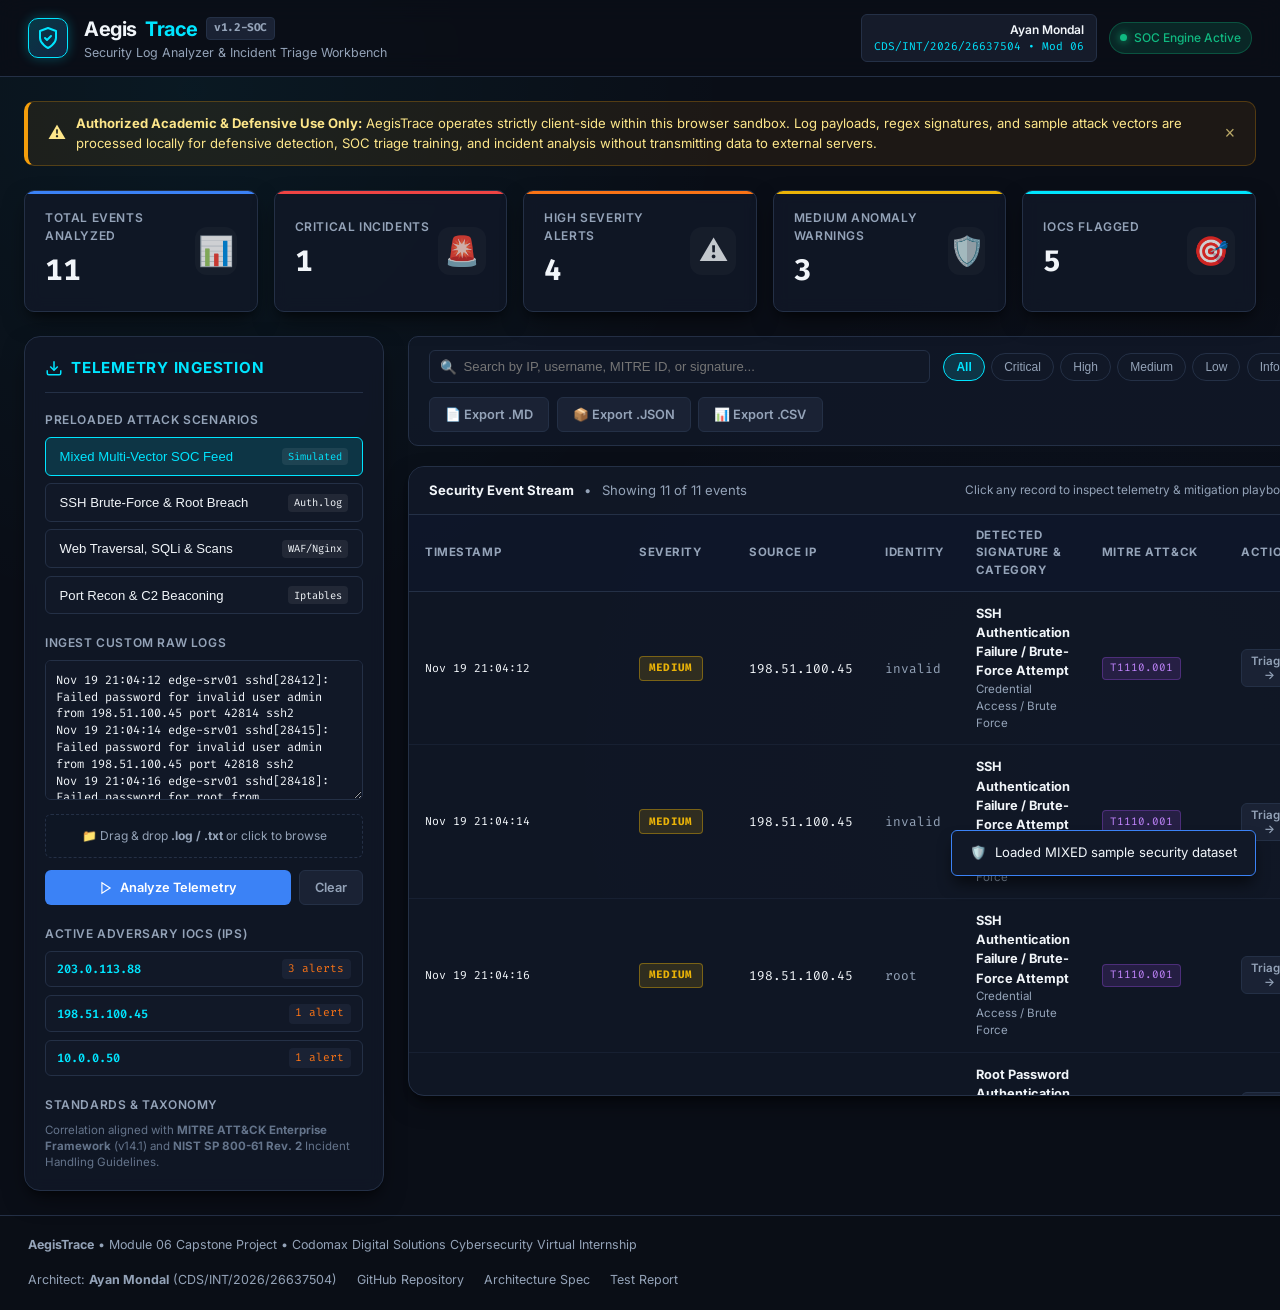
<file: index.html>
<!DOCTYPE html>
<html lang="en">
<head>
  <meta charset="UTF-8">
  <meta http-equiv="refresh" content="0; url=web/index.html">
  <meta name="viewport" content="width=device-width, initial-scale=1.0">
  <title>AegisTrace — Launching Workbench...</title>
  <style>
    body {
      background-color: #0a0e17;
      color: #00e5ff;
      font-family: -apple-system, BlinkMacSystemFont, 'Segoe UI', Roboto, sans-serif;
      display: flex;
      flex-direction: column;
      align-items: center;
      justify-content: center;
      min-height: 100vh;
      margin: 0;
      text-align: center;
    }
    .spinner {
      width: 48px;
      height: 48px;
      border: 3px solid rgba(0, 229, 255, 0.2);
      border-top-color: #00e5ff;
      border-radius: 50%;
      animation: spin 1s infinite linear;
      margin-bottom: 1.5rem;
    }
    @keyframes spin {
      to { transform: rotate(360deg); }
    }
    a {
      color: #3b82f6;
      text-decoration: none;
      font-weight: 600;
      margin-top: 1rem;
    }
  </style>
</head>
<body>
  <div class="spinner"></div>
  <h2>Initializing AegisTrace Security Workbench...</h2>
  <p style="color: #94a3b8; font-size: 0.9rem;">Redirecting to SecOps Dashboard...</p>
  <a href="web/index.html">Click here if you are not redirected automatically</a>
  <script>
    window.location.replace("web/index.html");
  </script>
</body>
</html>
</file>
<file: web/styles.css>
/* AegisTrace - Modern Dark Theme SecOps Styling */
:root {
  --bg-primary: #0a0e17;
  --bg-secondary: #111827;
  --bg-tertiary: #1a2234;
  --bg-card: rgba(17, 24, 39, 0.85);
  --bg-card-hover: rgba(26, 34, 52, 0.95);
  --border-color: #243046;
  --border-highlight: #3b82f6;
  
  --text-main: #f1f5f9;
  --text-muted: #94a3b8;
  --text-dim: #64748b;
  
  --accent-cyan: #00e5ff;
  --accent-cyan-dim: rgba(0, 229, 255, 0.15);
  --accent-blue: #3b82f6;
  --accent-purple: #a855f7;
  
  --severity-critical: #ef4444;
  --severity-critical-bg: rgba(239, 68, 68, 0.15);
  --severity-high: #f97316;
  --severity-high-bg: rgba(249, 115, 22, 0.15);
  --severity-medium: #eab308;
  --severity-medium-bg: rgba(234, 179, 8, 0.15);
  --severity-low: #3b82f6;
  --severity-low-bg: rgba(59, 130, 246, 0.15);
  --severity-info: #10b981;
  --severity-info-bg: rgba(16, 185, 129, 0.15);

  --font-sans: 'Inter', -apple-system, BlinkMacSystemFont, 'Segoe UI', Roboto, sans-serif;
  --font-mono: 'JetBrains Mono', 'Fira Code', Menlo, Monaco, Consolas, monospace;
  
  --radius-sm: 6px;
  --radius-md: 10px;
  --radius-lg: 16px;
  --shadow-glow: 0 0 20px rgba(0, 229, 255, 0.12);
  --shadow-card: 0 10px 25px -5px rgba(0, 0, 0, 0.5), 0 8px 10px -6px rgba(0, 0, 0, 0.5);
  --transition-fast: 0.2s ease;
}

* {
  box-sizing: border-box;
  margin: 0;
  padding: 0;
}

body {
  background-color: var(--bg-primary);
  color: var(--text-main);
  font-family: var(--font-sans);
  line-height: 1.5;
  min-height: 100vh;
  display: flex;
  flex-direction: column;
  background-image: 
    radial-gradient(circle at 15% 10%, rgba(0, 229, 255, 0.05) 0%, transparent 40%),
    radial-gradient(circle at 85% 85%, rgba(59, 130, 246, 0.04) 0%, transparent 40%);
  background-attachment: fixed;
}

/* Header & Top Bar */
.top-header {
  background: rgba(10, 14, 23, 0.9);
  backdrop-filter: blur(12px);
  border-bottom: 1px solid var(--border-color);
  padding: 0.85rem 1.75rem;
  position: sticky;
  top: 0;
  z-index: 50;
  display: flex;
  justify-content: space-between;
  align-items: center;
}

.brand-wrapper {
  display: flex;
  align-items: center;
  gap: 1rem;
}

.brand-logo {
  display: flex;
  align-items: center;
  justify-content: center;
  width: 40px;
  height: 40px;
  background: linear-gradient(135deg, rgba(0, 229, 255, 0.2), rgba(59, 130, 246, 0.2));
  border: 1px solid var(--accent-cyan);
  border-radius: var(--radius-md);
  color: var(--accent-cyan);
  box-shadow: 0 0 12px rgba(0, 229, 255, 0.3);
}

.brand-info h1 {
  font-size: 1.25rem;
  font-weight: 700;
  letter-spacing: -0.02em;
  display: flex;
  align-items: center;
  gap: 0.5rem;
}

.brand-info h1 span.highlight {
  color: var(--accent-cyan);
}

.badge-version {
  font-size: 0.7rem;
  font-family: var(--font-mono);
  background: var(--bg-tertiary);
  color: var(--text-muted);
  padding: 0.15rem 0.45rem;
  border-radius: 4px;
  border: 1px solid var(--border-color);
}

.brand-subtitle {
  font-size: 0.78rem;
  color: var(--text-muted);
}

.header-badges {
  display: flex;
  align-items: center;
  gap: 0.75rem;
}

.intern-badge {
  display: flex;
  flex-direction: column;
  align-items: flex-end;
  font-size: 0.75rem;
  background: rgba(26, 34, 52, 0.7);
  border: 1px solid var(--border-color);
  padding: 0.35rem 0.75rem;
  border-radius: var(--radius-sm);
}

.intern-badge .intern-name {
  color: var(--text-main);
  font-weight: 600;
}

.intern-badge .intern-meta {
  color: var(--accent-cyan);
  font-family: var(--font-mono);
  font-size: 0.7rem;
}

.status-indicator {
  display: inline-flex;
  align-items: center;
  gap: 0.4rem;
  font-size: 0.75rem;
  color: var(--severity-info);
  background: var(--severity-info-bg);
  padding: 0.35rem 0.65rem;
  border-radius: 9999px;
  font-weight: 500;
  border: 1px solid rgba(16, 185, 129, 0.3);
}

.pulse-dot {
  width: 7px;
  height: 7px;
  background: var(--severity-info);
  border-radius: 50%;
  box-shadow: 0 0 8px var(--severity-info);
  animation: pulse 2s infinite;
}

@keyframes pulse {
  0%, 100% { opacity: 1; transform: scale(1); }
  50% { opacity: 0.4; transform: scale(0.85); }
}

/* Layout container */
.container {
  max-width: 1600px;
  width: 100%;
  margin: 0 auto;
  padding: 1.5rem;
  display: flex;
  flex-direction: column;
  gap: 1.5rem;
  flex: 1;
}

/* Banner / Disclaimer */
.disclaimer-banner {
  background: rgba(245, 158, 11, 0.08);
  border: 1px solid rgba(245, 158, 11, 0.25);
  border-left: 4px solid #f59e0b;
  border-radius: var(--radius-md);
  padding: 0.75rem 1.25rem;
  display: flex;
  align-items: center;
  justify-content: space-between;
  gap: 1rem;
  font-size: 0.82rem;
  color: #fde68a;
}

.disclaimer-banner .disclaimer-text {
  display: flex;
  align-items: center;
  gap: 0.6rem;
}

.disclaimer-banner .close-disclaimer {
  background: none;
  border: none;
  color: #fde68a;
  cursor: pointer;
  font-size: 1.1rem;
  opacity: 0.7;
  transition: opacity var(--transition-fast);
}

.disclaimer-banner .close-disclaimer:hover {
  opacity: 1;
}

/* Key Metrics Cards */
.metrics-grid {
  display: grid;
  grid-template-columns: repeat(auto-fit, minmax(210px, 1fr));
  gap: 1rem;
}

.metric-card {
  background: var(--bg-card);
  backdrop-filter: blur(8px);
  border: 1px solid var(--border-color);
  border-radius: var(--radius-md);
  padding: 1.1rem 1.25rem;
  display: flex;
  align-items: center;
  justify-content: space-between;
  box-shadow: var(--shadow-card);
  position: relative;
  overflow: hidden;
  transition: transform var(--transition-fast), border-color var(--transition-fast);
}

.metric-card:hover {
  transform: translateY(-2px);
  border-color: var(--border-highlight);
}

.metric-card::before {
  content: '';
  position: absolute;
  top: 0;
  left: 0;
  right: 0;
  height: 3px;
  background: var(--accent-blue);
}

.metric-card.critical::before { background: var(--severity-critical); }
.metric-card.high::before { background: var(--severity-high); }
.metric-card.medium::before { background: var(--severity-medium); }
.metric-card.iocs::before { background: var(--accent-cyan); }
.metric-card.clean::before { background: var(--severity-info); }

.metric-content {
  display: flex;
  flex-direction: column;
}

.metric-label {
  font-size: 0.75rem;
  text-transform: uppercase;
  letter-spacing: 0.05em;
  color: var(--text-muted);
  font-weight: 600;
}

.metric-value {
  font-size: 1.85rem;
  font-weight: 800;
  font-family: var(--font-mono);
  color: var(--text-main);
  margin-top: 0.25rem;
}

.metric-icon {
  font-size: 1.8rem;
  opacity: 0.8;
  display: flex;
  align-items: center;
  justify-content: center;
  width: 48px;
  height: 48px;
  border-radius: 12px;
  background: rgba(255, 255, 255, 0.04);
}

/* Main Grid Layout */
.workbench-grid {
  display: grid;
  grid-template-columns: 360px 1fr;
  gap: 1.5rem;
  align-items: start;
}

@media (max-width: 1100px) {
  .workbench-grid {
    grid-template-columns: 1fr;
  }
}

/* Control Panel */
.panel {
  background: var(--bg-card);
  backdrop-filter: blur(8px);
  border: 1px solid var(--border-color);
  border-radius: var(--radius-lg);
  padding: 1.25rem;
  box-shadow: var(--shadow-card);
}

.panel-header {
  display: flex;
  align-items: center;
  justify-content: space-between;
  margin-bottom: 1.15rem;
  padding-bottom: 0.75rem;
  border-bottom: 1px solid var(--border-color);
}

.panel-header h2 {
  font-size: 0.95rem;
  font-weight: 700;
  text-transform: uppercase;
  letter-spacing: 0.05em;
  display: flex;
  align-items: center;
  gap: 0.5rem;
  color: var(--accent-cyan);
}

.panel-section {
  margin-bottom: 1.25rem;
}

.section-title {
  font-size: 0.75rem;
  font-weight: 600;
  color: var(--text-muted);
  text-transform: uppercase;
  letter-spacing: 0.05em;
  margin-bottom: 0.5rem;
  display: flex;
  justify-content: space-between;
  align-items: center;
}

/* Preset Buttons */
.preset-buttons {
  display: flex;
  flex-direction: column;
  gap: 0.45rem;
}

.btn-preset {
  background: var(--bg-secondary);
  border: 1px solid var(--border-color);
  color: var(--text-main);
  padding: 0.6rem 0.85rem;
  border-radius: var(--radius-sm);
  font-size: 0.82rem;
  cursor: pointer;
  display: flex;
  align-items: center;
  justify-content: space-between;
  transition: all var(--transition-fast);
  text-align: left;
}

.btn-preset:hover {
  background: var(--bg-tertiary);
  border-color: var(--accent-cyan);
  color: var(--accent-cyan);
}

.btn-preset.active {
  border-color: var(--accent-cyan);
  background: var(--accent-cyan-dim);
  color: var(--accent-cyan);
}

.btn-preset span.tag {
  font-size: 0.65rem;
  font-family: var(--font-mono);
  padding: 0.15rem 0.4rem;
  background: rgba(255, 255, 255, 0.07);
  border-radius: 4px;
}

/* Ingestion Area */
.log-input-area {
  position: relative;
  margin-top: 0.5rem;
}

textarea.log-textarea {
  width: 100%;
  height: 140px;
  background: var(--bg-secondary);
  border: 1px solid var(--border-color);
  border-radius: var(--radius-sm);
  color: var(--text-main);
  font-family: var(--font-mono);
  font-size: 0.75rem;
  padding: 0.65rem;
  resize: vertical;
  line-height: 1.4;
  outline: none;
  transition: border-color var(--transition-fast);
}

textarea.log-textarea:focus {
  border-color: var(--accent-cyan);
  box-shadow: 0 0 0 2px rgba(0, 229, 255, 0.15);
}

.upload-dropzone {
  border: 1px dashed var(--border-color);
  border-radius: var(--radius-sm);
  padding: 0.75rem;
  text-align: center;
  margin-top: 0.5rem;
  background: rgba(17, 24, 39, 0.4);
  cursor: pointer;
  transition: all var(--transition-fast);
}

.upload-dropzone:hover {
  border-color: var(--accent-cyan);
  background: var(--accent-cyan-dim);
}

.upload-dropzone p {
  font-size: 0.75rem;
  color: var(--text-muted);
}

.action-buttons {
  display: flex;
  gap: 0.5rem;
  margin-top: 0.75rem;
}

.btn {
  font-family: var(--font-sans);
  font-size: 0.8rem;
  font-weight: 600;
  padding: 0.55rem 0.95rem;
  border-radius: var(--radius-sm);
  border: 1px solid transparent;
  cursor: pointer;
  display: inline-flex;
  align-items: center;
  justify-content: center;
  gap: 0.45rem;
  transition: all var(--transition-fast);
}

.btn-primary {
  background: var(--accent-blue);
  color: #fff;
  flex: 1;
}

.btn-primary:hover {
  background: #2563eb;
  box-shadow: 0 0 12px rgba(37, 99, 235, 0.4);
}

.btn-secondary {
  background: var(--bg-tertiary);
  border-color: var(--border-color);
  color: var(--text-muted);
}

.btn-secondary:hover {
  color: var(--text-main);
  border-color: var(--text-dim);
}

.btn-accent {
  background: linear-gradient(135deg, #06b6d4, #3b82f6);
  color: #fff;
}

.btn-accent:hover {
  opacity: 0.92;
  box-shadow: 0 0 15px rgba(6, 182, 212, 0.4);
}

/* Quick Stats in Left Panel */
.ioc-card-list {
  display: flex;
  flex-direction: column;
  gap: 0.5rem;
  max-height: 220px;
  overflow-y: auto;
}

.ioc-pill-item {
  display: flex;
  align-items: center;
  justify-content: space-between;
  background: var(--bg-secondary);
  border: 1px solid var(--border-color);
  padding: 0.45rem 0.7rem;
  border-radius: var(--radius-sm);
  font-size: 0.75rem;
}

.ioc-pill-item .ip {
  font-family: var(--font-mono);
  color: var(--accent-cyan);
  font-weight: 600;
}

.ioc-pill-item .hits {
  background: var(--bg-tertiary);
  padding: 0.1rem 0.4rem;
  border-radius: 4px;
  font-family: var(--font-mono);
  font-size: 0.7rem;
  color: var(--severity-high);
}

/* Triage Main Section */
.triage-section {
  display: flex;
  flex-direction: column;
  gap: 1.25rem;
}

/* Filter toolbar */
.filter-bar {
  background: var(--bg-card);
  border: 1px solid var(--border-color);
  border-radius: var(--radius-md);
  padding: 0.85rem 1.25rem;
  display: flex;
  flex-wrap: wrap;
  gap: 0.85rem;
  align-items: center;
  justify-content: space-between;
}

.search-input-wrapper {
  flex: 1;
  min-width: 240px;
  position: relative;
}

.search-input-wrapper input {
  width: 100%;
  background: var(--bg-secondary);
  border: 1px solid var(--border-color);
  border-radius: var(--radius-sm);
  padding: 0.5rem 0.75rem 0.5rem 2.1rem;
  font-size: 0.82rem;
  color: var(--text-main);
  outline: none;
  transition: border-color var(--transition-fast);
}

.search-input-wrapper input:focus {
  border-color: var(--accent-cyan);
}

.search-icon {
  position: absolute;
  left: 0.7rem;
  top: 50%;
  transform: translateY(-50%);
  color: var(--text-dim);
  font-size: 0.85rem;
}

.filter-group {
  display: flex;
  align-items: center;
  gap: 0.4rem;
  flex-wrap: wrap;
}

.filter-chip {
  background: var(--bg-secondary);
  border: 1px solid var(--border-color);
  color: var(--text-muted);
  font-size: 0.75rem;
  padding: 0.35rem 0.75rem;
  border-radius: 9999px;
  cursor: pointer;
  transition: all var(--transition-fast);
}

.filter-chip:hover {
  background: var(--bg-tertiary);
  color: var(--text-main);
}

.filter-chip.active {
  background: var(--accent-cyan-dim);
  border-color: var(--accent-cyan);
  color: var(--accent-cyan);
  font-weight: 600;
}

.export-group {
  display: flex;
  align-items: center;
  gap: 0.45rem;
}

/* Table Area */
.table-container {
  background: var(--bg-card);
  border: 1px solid var(--border-color);
  border-radius: var(--radius-lg);
  overflow: hidden;
  box-shadow: var(--shadow-card);
}

.table-header-meta {
  padding: 0.85rem 1.25rem;
  background: rgba(17, 24, 39, 0.6);
  border-bottom: 1px solid var(--border-color);
  display: flex;
  align-items: center;
  justify-content: space-between;
  font-size: 0.82rem;
  color: var(--text-muted);
}

.table-responsive {
  overflow-x: auto;
  max-height: 580px;
}

table.events-table {
  width: 100%;
  border-collapse: collapse;
  font-size: 0.8rem;
  text-align: left;
}

table.events-table th {
  background: rgba(15, 23, 42, 0.95);
  color: var(--text-muted);
  font-size: 0.72rem;
  font-weight: 700;
  text-transform: uppercase;
  letter-spacing: 0.05em;
  padding: 0.75rem 1rem;
  border-bottom: 1px solid var(--border-color);
  position: sticky;
  top: 0;
  z-index: 10;
}

table.events-table td {
  padding: 0.75rem 1rem;
  border-bottom: 1px solid rgba(36, 48, 70, 0.4);
  color: var(--text-main);
  vertical-align: middle;
}

table.events-table tr.event-row {
  cursor: pointer;
  transition: background-color var(--transition-fast);
}

table.events-table tr.event-row:hover {
  background-color: rgba(30, 41, 59, 0.7);
}

table.events-table tr.event-row.selected {
  background-color: rgba(0, 229, 255, 0.08);
  border-left: 3px solid var(--accent-cyan);
}

/* Severity Badges */
.severity-badge {
  display: inline-flex;
  align-items: center;
  gap: 0.35rem;
  font-family: var(--font-mono);
  font-size: 0.68rem;
  font-weight: 700;
  padding: 0.2rem 0.55rem;
  border-radius: 4px;
  text-transform: uppercase;
  letter-spacing: 0.03em;
}

.severity-badge.critical {
  background: var(--severity-critical-bg);
  color: var(--severity-critical);
  border: 1px solid rgba(239, 68, 68, 0.4);
}

.severity-badge.high {
  background: var(--severity-high-bg);
  color: var(--severity-high);
  border: 1px solid rgba(249, 115, 22, 0.4);
}

.severity-badge.medium {
  background: var(--severity-medium-bg);
  color: var(--severity-medium);
  border: 1px solid rgba(234, 179, 8, 0.4);
}

.severity-badge.low {
  background: var(--severity-low-bg);
  color: var(--severity-low);
  border: 1px solid rgba(59, 130, 246, 0.4);
}

.severity-badge.info {
  background: var(--severity-info-bg);
  color: var(--severity-info);
  border: 1px solid rgba(16, 185, 129, 0.4);
}

.mitre-pill {
  display: inline-block;
  font-family: var(--font-mono);
  font-size: 0.68rem;
  background: rgba(168, 85, 247, 0.15);
  color: #c084fc;
  border: 1px solid rgba(168, 85, 247, 0.3);
  padding: 0.15rem 0.45rem;
  border-radius: 4px;
}

.ip-cell {
  font-family: var(--font-mono);
  color: var(--accent-cyan);
}

.time-cell {
  font-family: var(--font-mono);
  color: var(--text-muted);
  font-size: 0.72rem;
  white-space: nowrap;
}

/* Modal / Drawer for Event Deep Dive */
.modal-overlay {
  position: fixed;
  inset: 0;
  background: rgba(0, 0, 0, 0.75);
  backdrop-filter: blur(6px);
  z-index: 100;
  display: flex;
  align-items: center;
  justify-content: center;
  padding: 1.5rem;
  opacity: 0;
  pointer-events: none;
  transition: opacity 0.25s ease;
}

.modal-overlay.active {
  opacity: 1;
  pointer-events: auto;
}

.modal-content {
  background: var(--bg-secondary);
  border: 1px solid var(--border-color);
  border-radius: var(--radius-lg);
  width: 100%;
  max-width: 820px;
  max-height: 90vh;
  display: flex;
  flex-direction: column;
  box-shadow: 0 25px 50px -12px rgba(0, 0, 0, 0.7);
  overflow: hidden;
}

.modal-header {
  padding: 1.25rem 1.5rem;
  border-bottom: 1px solid var(--border-color);
  display: flex;
  align-items: center;
  justify-content: space-between;
  background: rgba(10, 14, 23, 0.5);
}

.modal-header h3 {
  font-size: 1.1rem;
  display: flex;
  align-items: center;
  gap: 0.6rem;
}

.btn-close-modal {
  background: none;
  border: none;
  color: var(--text-muted);
  font-size: 1.4rem;
  cursor: pointer;
  line-height: 1;
  padding: 0.2rem 0.5rem;
  border-radius: 4px;
}

.btn-close-modal:hover {
  color: #fff;
  background: var(--bg-tertiary);
}

.modal-body {
  padding: 1.5rem;
  overflow-y: auto;
  display: flex;
  flex-direction: column;
  gap: 1.25rem;
}

.detail-grid {
  display: grid;
  grid-template-columns: repeat(auto-fit, minmax(200px, 1fr));
  gap: 0.85rem;
}

.detail-item {
  background: var(--bg-tertiary);
  border: 1px solid var(--border-color);
  padding: 0.75rem 0.95rem;
  border-radius: var(--radius-sm);
}

.detail-item .label {
  font-size: 0.7rem;
  color: var(--text-muted);
  text-transform: uppercase;
  font-weight: 600;
  margin-bottom: 0.25rem;
}

.detail-item .val {
  font-size: 0.85rem;
  font-weight: 600;
  word-break: break-all;
}

.raw-log-box {
  background: #060910;
  border: 1px solid var(--border-color);
  border-radius: var(--radius-sm);
  padding: 0.85rem;
  font-family: var(--font-mono);
  font-size: 0.75rem;
  color: #38bdf8;
  word-break: break-all;
  white-space: pre-wrap;
}

/* Playbook section in modal */
.playbook-box {
  background: rgba(59, 130, 246, 0.08);
  border: 1px solid rgba(59, 130, 246, 0.3);
  border-radius: var(--radius-md);
  padding: 1rem 1.25rem;
}

.playbook-box h4 {
  font-size: 0.85rem;
  color: var(--accent-cyan);
  text-transform: uppercase;
  letter-spacing: 0.04em;
  margin-bottom: 0.5rem;
  display: flex;
  align-items: center;
  gap: 0.5rem;
}

.playbook-box ol {
  padding-left: 1.2rem;
  font-size: 0.82rem;
  color: var(--text-main);
  display: flex;
  flex-direction: column;
  gap: 0.4rem;
}

/* Footer */
footer.app-footer {
  background: rgba(10, 14, 23, 0.95);
  border-top: 1px solid var(--border-color);
  padding: 1.25rem 1.75rem;
  font-size: 0.78rem;
  color: var(--text-muted);
  display: flex;
  flex-wrap: wrap;
  justify-content: space-between;
  align-items: center;
  gap: 1rem;
  margin-top: auto;
}

footer .footer-links {
  display: flex;
  gap: 1.25rem;
}

footer a {
  color: var(--text-muted);
  text-decoration: none;
  transition: color var(--transition-fast);
}

footer a:hover {
  color: var(--accent-cyan);
}

/* Toast Notifications */
.toast-container {
  position: fixed;
  bottom: 1.5rem;
  right: 1.5rem;
  display: flex;
  flex-direction: column;
  gap: 0.5rem;
  z-index: 200;
}

.toast {
  background: var(--bg-secondary);
  border: 1px solid var(--border-highlight);
  border-radius: var(--radius-sm);
  padding: 0.75rem 1.1rem;
  font-size: 0.82rem;
  box-shadow: 0 10px 15px -3px rgba(0, 0, 0, 0.6);
  display: flex;
  align-items: center;
  gap: 0.6rem;
  animation: slideIn 0.3s ease;
}

@keyframes slideIn {
  from { transform: translateX(100%); opacity: 0; }
  to { transform: translateX(0); opacity: 1; }
}

/* Custom Scrollbars */
::-webkit-scrollbar {
  width: 6px;
  height: 6px;
}
::-webkit-scrollbar-track {
  background: var(--bg-primary);
}
::-webkit-scrollbar-thumb {
  background: #243046;
  border-radius: 4px;
}
::-webkit-scrollbar-thumb:hover {
  background: #3b82f6;
}
</file>
